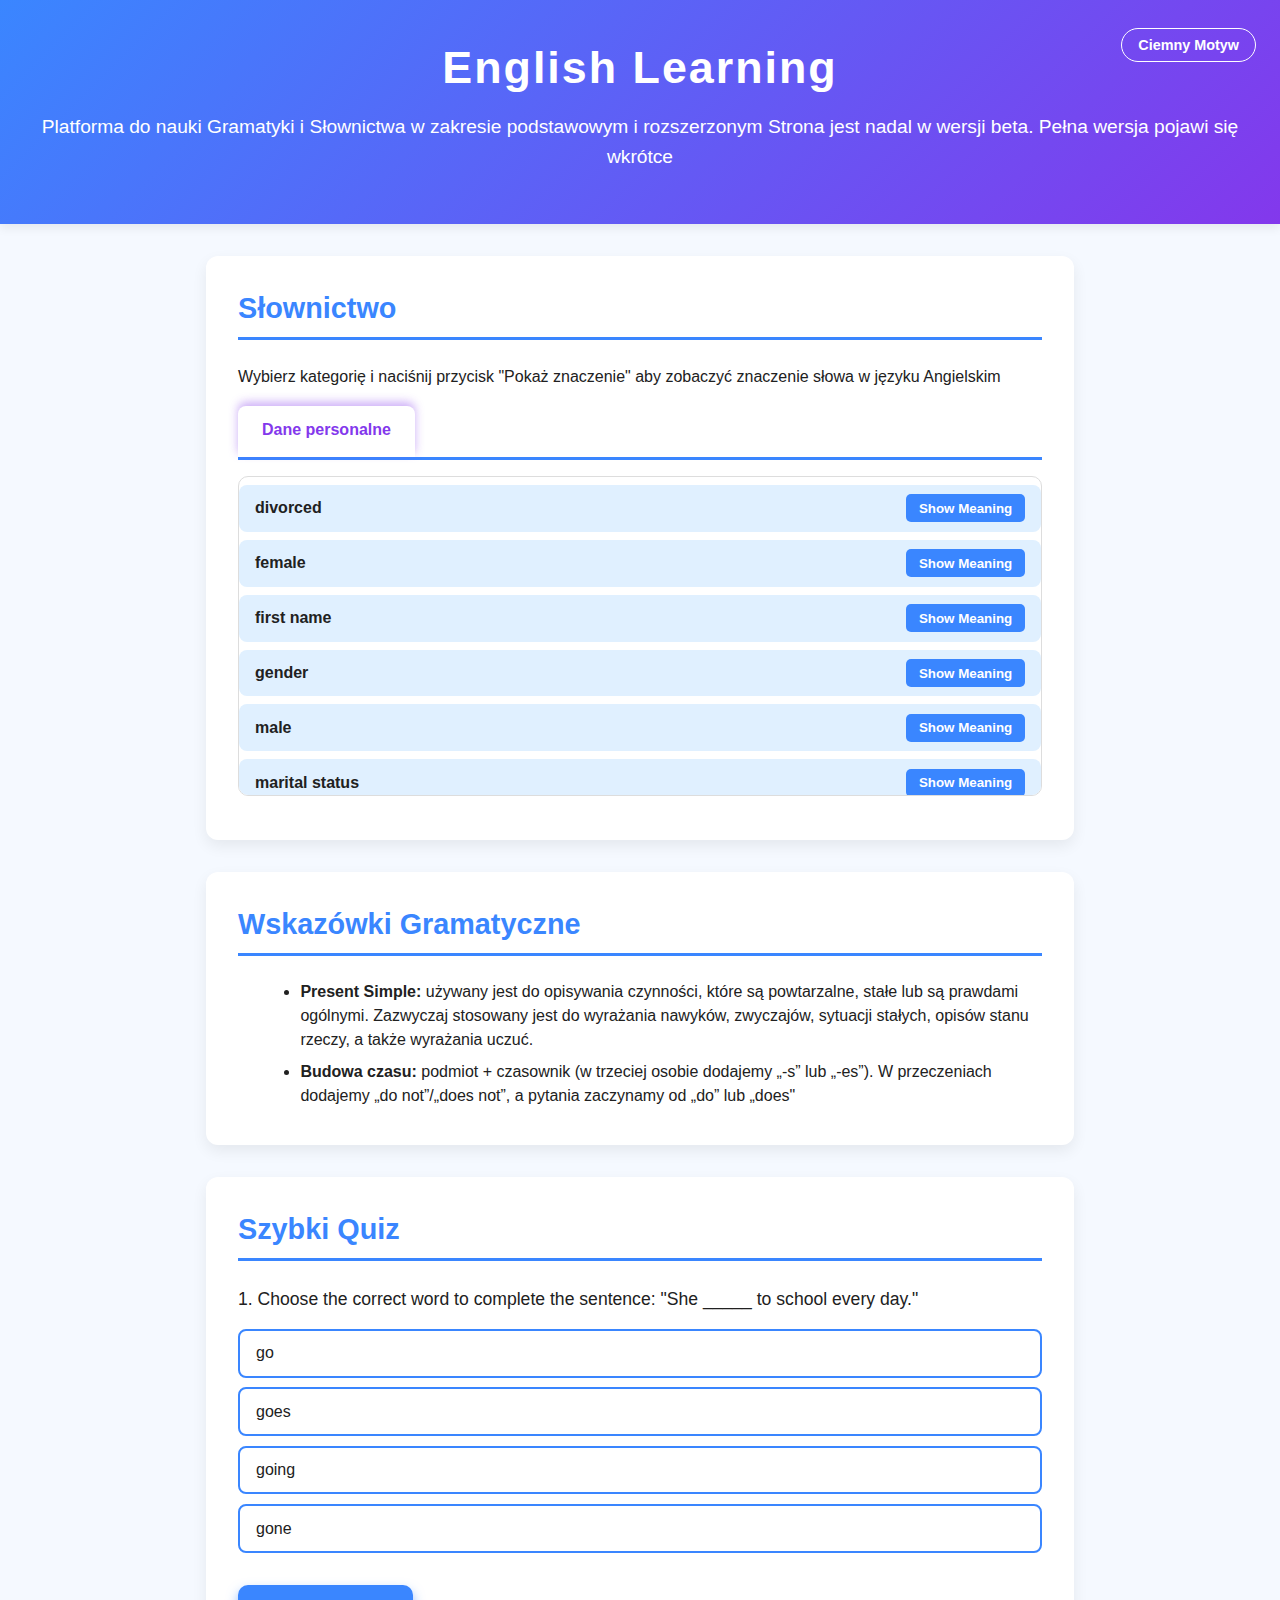
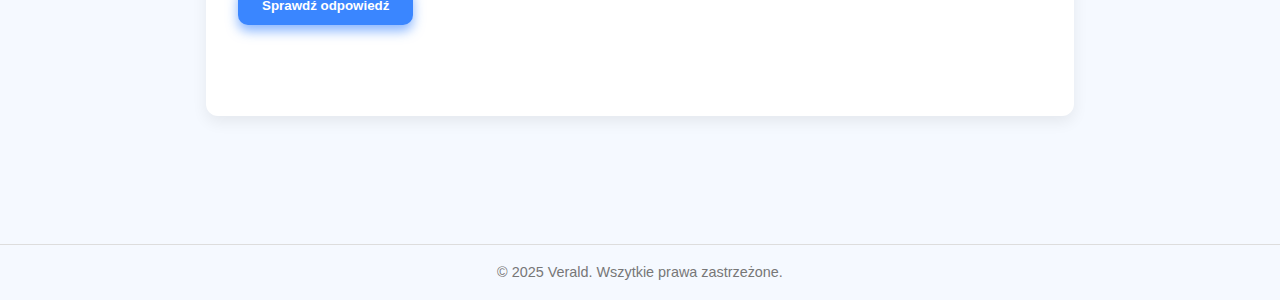
<file: index.html>
<!DOCTYPE html>
<html lang="en">
<head>
<meta charset="UTF-8" />
<meta name="viewport" content="width=device-width, initial-scale=1" />
<title>English Machen</title>
<link rel="stylesheet" href="style.css">
</head>
<body>
<header>
  <h1>English Learning</h1>
  <p>Platforma do nauki Gramatyki i Słownictwa w zakresie podstawowym i rozszerzonym <strong> Strona jest nadal w wersji beta. Pełna wersja pojawi się wkrótce</strong></p>
  <button id="dark-mode-toggle" aria-label="Toggle dark mode"><span>Ciemny Motyw</span></button>
</header>
<main>
  <section id="vocabulary">
    <h2>Słownictwo</h2>
    <p>Wybierz kategorię i naciśnij przycisk "Pokaż znaczenie" aby zobaczyć znaczenie słowa w języku Angielskim </p>
    <div class="tabs" id="vocab-tabs">
    </div>
    <ul class="vocab-list" id="vocab-list">
    </ul>
    <p id="vocab-meaning-display" style="margin-top:1rem; font-style: italic; color: var(--text-color);"></p>
  </section>

  <section id="grammar">
    <h2>Wskazówki Gramatyczne</h2>
    <div class="grammar-tips">
      <ul>
        <li><strong>Present Simple:</strong> używany jest do opisywania czynności, które są powtarzalne, stałe lub są prawdami ogólnymi. Zazwyczaj stosowany jest do wyrażania nawyków, zwyczajów, sytuacji stałych, opisów stanu rzeczy, a także wyrażania uczuć.</li>
        <li><strong>Budowa czasu:</strong> podmiot + czasownik (w trzeciej osobie dodajemy „-s” lub „-es”). W przeczeniach dodajemy „do not”/„does not”, a pytania zaczynamy od „do” lub „does"</li>
      </ul>
    </div>
  </section>

  <section id="quiz">
    <h2>Szybki Quiz</h2>
    <p class="quiz-question" id="quiz-question">1. Choose the correct word to complete the sentence: "She _____ to school every day."</p>
    <ul class="quiz-options">
      <li><input type="radio" id="q1a" name="q1" value="go"><label for="q1a">go</label></li>
      <li><input type="radio" id="q1b" name="q1" value="goes"><label for="q1b">goes</label></li>
      <li><input type="radio" id="q1c" name="q1" value="going"><label for="q1c">going</label></li>
      <li><input type="radio" id="q1d" name="q1" value="gone"><label for="q1d">gone</label></li>
    </ul>
    <button class="check-answer" id="check-answer-btn">Sprawdź odpowiedź</button>
    <p class="quiz-result" id="quiz-result"></p>
  </section>
</main>
<footer>
  &copy; 2025 Verald. Wszytkie prawa zastrzeżone.
</footer>

<script src="script.js"></script>
</body>
</html>
</file>
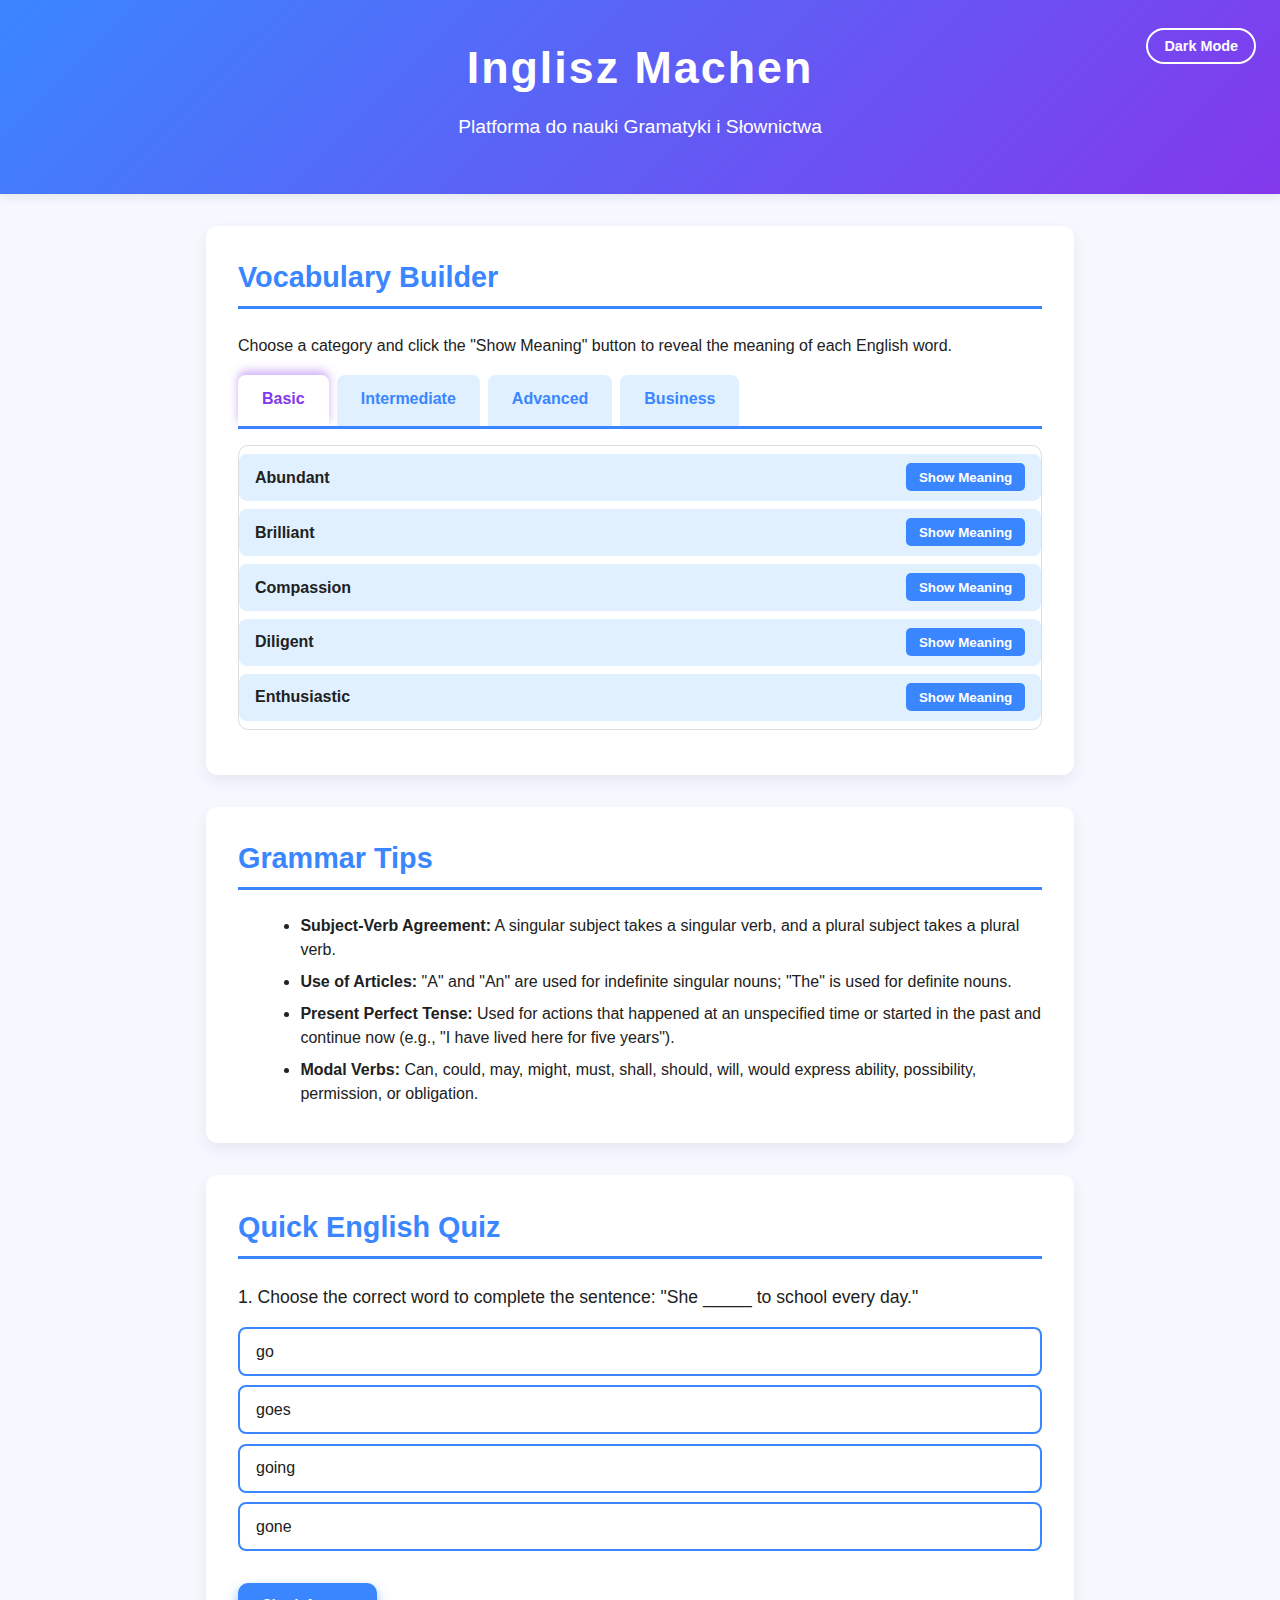
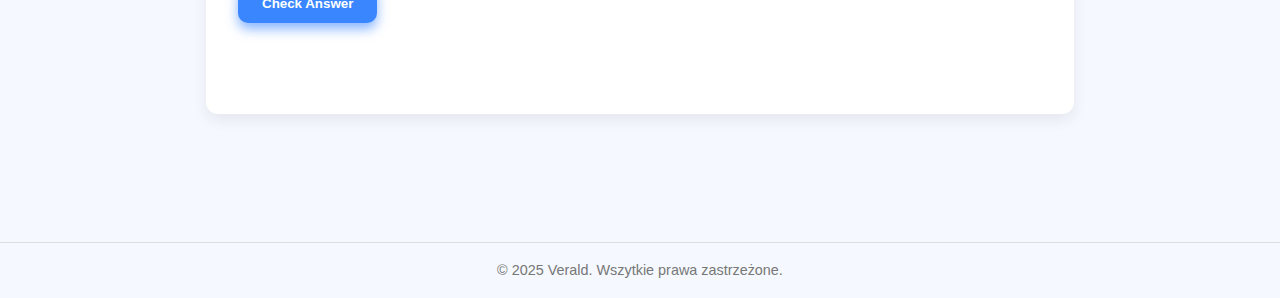
<file: html2.html>
<!DOCTYPE html>
<html lang="en">
<head>
<meta charset="UTF-8" />
<meta name="viewport" content="width=device-width, initial-scale=1" />
<title>Inglisz Machen</title>
<style>
  /* CSS variables for light and dark themes */
  :root {
    --bg-color: #f5f9ff;
    --text-color: #212121;
    --header-bg: linear-gradient(135deg, #3a86ff, #8338ec);
    --header-text: white;
    --section-bg: white;
    --section-shadow: rgba(0,0,0,0.07);
    --primary-color: #3a86ff;
    --secondary-color: #8338ec;
    --vocab-bg: #e0f0ff;
    --vocab-hover-bg: #a8d0ff;
    --button-bg: #3a86ff;
    --button-hover-bg: #8338ec;
    --border-color: #ddd;
    --quiz-answer-bg: #3a86ff;
    --quiz-answer-border: #3a86ff;
    --quiz-answer-hover-bg: #8338ec;
  }

  body.dark-theme {
    --bg-color: #121217;
    --text-color: #e0e0e0;
    --header-bg: linear-gradient(135deg, #6a5acd, #4b0082);
    --header-text: #ddd;
    --section-bg: #22222b;
    --section-shadow: rgba(0,0,0,0.8);
    --primary-color: #6a5acd;
    --secondary-color: #4b0082;
    --vocab-bg: #3a3a4f;
    --vocab-hover-bg: #555581;
    --button-bg: #4b0082;
    --button-hover-bg: #6a5acd;
    --border-color: #444455;
    --quiz-answer-bg: #6a5acd;
    --quiz-answer-border: #6a5acd;
    --quiz-answer-hover-bg: #4b0082;
  }

  /* Reset and global */
  * {
    box-sizing: border-box;
  }
  body {
    margin: 0;
    font-family: 'Segoe UI', Tahoma, Geneva, Verdana, sans-serif;
    background: var(--bg-color);
    color: var(--text-color);
    line-height: 1.6;
    transition: background-color 0.3s ease, color 0.3s ease;
  }
  header {
    background: var(--header-bg);
    color: var(--header-text);
    padding: 2rem 1rem;
    text-align: center;
    box-shadow: 0 4px 10px var(--section-shadow);
    position: relative;
  }
  header h1 {
    margin: 0;
    font-size: 2.8rem;
    letter-spacing: 2px;
  }
  header p {
    font-size: 1.2rem;
    margin-top: 0.5rem;
    font-weight: 300;
  }

  /* Dark mode toggle button */
  #dark-mode-toggle {
    position: absolute;
    top: 1.75rem;
    right: 1.5rem;
    background: transparent;
    border: 2px solid var(--header-text);
    color: var(--header-text);
    padding: 0.5rem 1rem;
    border-radius: 30px;
    cursor: pointer;
    font-weight: 600;
    font-size: 0.9rem;
    transition: background-color 0.3s ease, color 0.3s ease;
  }
  #dark-mode-toggle:hover {
    background: var(--header-text);
    color: var(--header-bg);
  }

  main {
    max-width: 900px;
    margin: 2rem auto;
    padding: 0 1rem 4rem;
  }
  section {
    background: var(--section-bg);
    margin-bottom: 2rem;
    padding: 1.8rem 2rem;
    border-radius: 12px;
    box-shadow: 0 6px 15px var(--section-shadow);
    transition: background-color 0.3s ease, box-shadow 0.3s ease;
  }
  section h2 {
    color: var(--primary-color);
    margin-top: 0;
    border-bottom: 3px solid var(--primary-color);
    padding-bottom: 6px;
    font-size: 1.8rem;
  }
  /* Vocabulary Section */
  .tabs {
    display: flex;
    border-bottom: 3px solid var(--primary-color);
    margin-bottom: 1rem;
    user-select: none;
  }
  .tab {
    padding: 0.7rem 1.5rem;
    margin-right: 0.5rem;
    cursor: pointer;
    border-radius: 8px 8px 0 0;
    background: var(--vocab-bg);
    color: var(--primary-color);
    font-weight: 600;
    transition: background 0.3s ease, color 0.3s ease;
  }
  .tab:hover {
    background: var(--vocab-hover-bg);
  }
  .tab.active {
    background: var(--section-bg);
    color: var(--secondary-color);
    border-bottom: 3px solid var(--section-bg);
    font-weight: 700;
    box-shadow: 0 -4px 10px rgba(131,56,236,0.4);
  }
  .vocab-list {
    list-style: none;
    padding-left: 0;
    max-height: 320px;
    overflow-y: auto;
    border: 1px solid var(--border-color);
    border-radius: 10px;
    transition: border-color 0.3s ease;
  }
  .vocab-list li {
    background: var(--vocab-bg);
    margin: 0.5rem 0;
    padding: 0.6rem 1rem;
    border-radius: 8px;
    font-weight: 600;
    display: flex;
    justify-content: space-between;
    align-items: center;
    cursor: default;
    transition: background 0.3s ease;
  }
  .vocab-list li:hover {
    background: var(--vocab-hover-bg);
  }
  .vocab-list button {
    background: var(--button-bg);
    border: none;
    color: white;
    border-radius: 5px;
    padding: 0.4rem 0.8rem;
    font-weight: 600;
    cursor: pointer;
    transition: background 0.3s ease;
  }
  .vocab-list button:hover {
    background: var(--button-hover-bg);
  }

  /* Grammar Section */
  .grammar-tips {
    line-height: 1.5;
  }
  .grammar-tips ul {
    margin: 0.5rem 0 0 1.4rem;
  }
  .grammar-tips li {
    margin-bottom: 0.5rem;
  }

  /* Quiz Section */
  .quiz-question {
    font-size: 1.1rem;
    margin-bottom: 0.6rem;
  }
  .quiz-options {
    list-style: none;
    padding-left: 0;
  }
  .quiz-options li {
    margin-bottom: 0.6rem;
  }
  .quiz-options label {
    cursor: pointer;
    user-select: none;
    display: block;
    padding: 0.6rem 1rem;
    border-radius: 8px;
    border: 2px solid var(--quiz-answer-border);
    transition: background 0.3s, border-color 0.3s;
    color: var(--text-color);
  }
  .quiz-options input[type="radio"] {
    display: none;
  }
  .quiz-options input[type="radio"]:checked + label {
    background: var(--quiz-answer-bg);
    color: white;
    border-color: var(--quiz-answer-border);
  }
  button.check-answer {
    margin-top: 1rem;
    background: var(--button-bg);
    color: white;
    font-weight: 700;
    border: none;
    padding: 0.8rem 1.5rem;
    border-radius: 10px;
    cursor: pointer;
    box-shadow: 0 6px 12px rgb(58 134 255 / 0.6);
    transition: background 0.3s ease;
  }
  button.check-answer:hover {
    background: var(--button-hover-bg);
  }
  .quiz-result {
    margin-top: 1rem;
    font-weight: 700;
    font-size: 1.2rem;
    min-height: 1.4em;
  }
  footer {
    text-align: center;
    color: #777;
    font-size: 0.9rem;
    padding: 1rem;
    border-top: 1px solid var(--border-color);
    transition: color 0.3s ease, border-color 0.3s ease;
  }

  @media (max-width: 600px) {
    header h1 {
      font-size: 2rem;
    }
    main {
      margin: 1rem;
    }
    .tabs {
      flex-wrap: wrap;
    }
    .tab {
      margin-bottom: 0.5rem;
    }
  }
</style>
</head>
<body>
<header>
  <h1>Inglisz Machen</h1>
  <p>Platforma do nauki Gramatyki i Słownictwa</p>
  <button id="dark-mode-toggle" aria-label="Toggle dark mode">Dark Mode</button>
</header>
<main>
  <section id="vocabulary">
    <h2>Vocabulary Builder</h2>
    <p>Choose a category and click the "Show Meaning" button to reveal the meaning of each English word.</p>
    <div class="tabs" id="vocab-tabs">
      <!-- Tabs dynamically inserted here -->
    </div>
    <ul class="vocab-list" id="vocab-list">
      <!-- Vocabulary items will be dynamically inserted here -->
    </ul>
    <p id="vocab-meaning-display" style="margin-top:1rem; font-style: italic; color: var(--text-color);"></p>
  </section>

  <section id="grammar">
    <h2>Grammar Tips</h2>
    <div class="grammar-tips">
      <ul>
        <li><strong>Subject-Verb Agreement:</strong> A singular subject takes a singular verb, and a plural subject takes a plural verb.</li>
        <li><strong>Use of Articles:</strong> "A" and "An" are used for indefinite singular nouns; "The" is used for definite nouns.</li>
        <li><strong>Present Perfect Tense:</strong> Used for actions that happened at an unspecified time or started in the past and continue now (e.g., "I have lived here for five years").</li>
        <li><strong>Modal Verbs:</strong> Can, could, may, might, must, shall, should, will, would express ability, possibility, permission, or obligation.</li>
      </ul>
    </div>
  </section>

  <section id="quiz">
    <h2>Quick English Quiz</h2>
    <p class="quiz-question" id="quiz-question">1. Choose the correct word to complete the sentence: "She _____ to school every day."</p>
    <ul class="quiz-options">
      <li><input type="radio" id="q1a" name="q1" value="go"><label for="q1a">go</label></li>
      <li><input type="radio" id="q1b" name="q1" value="goes"><label for="q1b">goes</label></li>
      <li><input type="radio" id="q1c" name="q1" value="going"><label for="q1c">going</label></li>
      <li><input type="radio" id="q1d" name="q1" value="gone"><label for="q1d">gone</label></li>
    </ul>
    <button class="check-answer" id="check-answer-btn">Check Answer</button>
    <p class="quiz-result" id="quiz-result"></p>
  </section>
</main>
<footer>
  &copy; 2025 Verald. Wszytkie prawa zastrzeżone.
</footer>

<script>
  // Handle dark theme toggle
  const toggleBtn = document.getElementById('dark-mode-toggle');
  const body = document.body;

  // Load saved theme preference
  if(localStorage.getItem('dark-theme') === 'enabled') {
    body.classList.add('dark-theme');
    toggleBtn.textContent = 'Light Mode';
  }

  toggleBtn.addEventListener('click', () => {
    body.classList.toggle('dark-theme');
    const darkModeEnabled = body.classList.contains('dark-theme');
    toggleBtn.textContent = darkModeEnabled ? 'Light Mode' : 'Dark Mode';
    localStorage.setItem('dark-theme', darkModeEnabled ? 'enabled' : 'disabled');
  });

  // Vocabulary database with categories as keys
  const vocabularyDatabase = {
    "Basic": [
      {word: "Abundant", meaning: "Existing or available in large quantities; plentiful."},
      {word: "Brilliant", meaning: "Exceptionally clever or talented."},
      {word: "Compassion", meaning: "Sympathetic pity and concern for the sufferings or misfortunes of others."},
      {word: "Diligent", meaning: "Having or showing care and conscientiousness in one's work or duties."},
      {word: "Enthusiastic", meaning: "Having or showing intense and eager enjoyment, interest, or approval."}
    ],
    "Intermediate": [
      {word: "Fragrant", meaning: "Having a pleasant or sweet smell."},
      {word: "Grateful", meaning: "Feeling or showing thanks."},
      {word: "Humble", meaning: "Having or showing a modest view of one's importance."},
      {word: "Innovative", meaning: "Featuring new methods; advanced and original."},
      {word: "Joyful", meaning: "Feeling, expressing, or causing great pleasure and happiness."}
    ],
    "Advanced": [
      {word: "Meticulous", meaning: "Showing great attention to detail; very careful and precise."},
      {word: "Nurture", meaning: "Care for and encourage the growth or development of."},
      {word: "Optimistic", meaning: "Hopeful and confident about the future."},
      {word: "Persistent", meaning: "Continuing firmly or obstinately in a course of action despite difficulty."},
      {word: "Quest", meaning: "A long or arduous search for something."}
    ],
    "Business": [
      {word: "Reliable", meaning: "Consistently good in quality or performance; able to be trusted."},
      {word: "Serene", meaning: "Calm, peaceful, and untroubled."},
      {word: "Tangible", meaning: "Perceptible by touch; clear and definite; real."},
      {word: "Delegate", meaning: "To entrust a task or responsibility to another person."},
      {word: "Consensus", meaning: "General agreement among a group or community."}
    ]
  };

  const vocabTabsEl = document.getElementById('vocab-tabs');
  const vocabListEl = document.getElementById('vocab-list');
  const meaningDisplay = document.getElementById('vocab-meaning-display');

  let activeCategory = Object.keys(vocabularyDatabase)[0];

  // Generate tabs
  function generateTabs() {
    vocabTabsEl.innerHTML = '';
    Object.keys(vocabularyDatabase).forEach(category => {
      const tab = document.createElement('div');
      tab.classList.add('tab');
      tab.textContent = category;
      if (category === activeCategory) {
        tab.classList.add('active');
      }
      tab.addEventListener('click', () => {
        if (category !== activeCategory) {
          activeCategory = category;
          updateActiveTab();
          loadVocabularyList(category);
          meaningDisplay.textContent = '';
        }
      });
      vocabTabsEl.appendChild(tab);
    });
  }

  // Highlight active tab
  function updateActiveTab() {
    Array.from(vocabTabsEl.children).forEach(tabEl => {
      tabEl.classList.toggle('active', tabEl.textContent === activeCategory);
    });
  }

  // Load vocabulary list for a category
  function loadVocabularyList(category) {
    vocabListEl.innerHTML = '';
    vocabularyDatabase[category].forEach(({word, meaning}) => {
      const li = document.createElement('li');
      const wordSpan = document.createElement('span');
      wordSpan.textContent = word;

      const btn = document.createElement('button');
      btn.textContent = "Show Meaning";
      btn.dataset.meaning = meaning;

      btn.addEventListener('click', () => {
        meaningDisplay.textContent = meaning;
        // Highlight selected button
        Array.from(vocabListEl.querySelectorAll('button')).forEach(b => {
          b.style.backgroundColor = 'var(--button-bg)';
        });
        btn.style.backgroundColor = 'var(--secondary-color)';
      });

      li.appendChild(wordSpan);
      li.appendChild(btn);
      vocabListEl.appendChild(li);
    });
  }

  // Initialize vocabulary tabs and list
  generateTabs();
  loadVocabularyList(activeCategory);

  // Quiz Logic
  const quizData = [
    {
      question: "Choose the correct word to complete the sentence: \"She _____ to school every day.\"",
      options: ["go", "goes", "going", "gone"],
      correct: "goes"
    },
    {
      question: "Select the correct past tense of 'eat':",
      options: ["ate", "eated", "eaten", "eat"],
      correct: "ate"
    },
    {
      question: "What is the plural form of 'child'?",
      options: ["childs", "childes", "children", "child"],
      correct: "children"
    }
  ];

  let currentQuestion = 0;

  const quizQuestionEl = document.getElementById('quiz-question');
  const quizOptionsEl = document.querySelector('.quiz-options');
  const checkAnswerBtn = document.getElementById('check-answer-btn');
  const quizResultEl = document.getElementById('quiz-result');

  function loadQuizQuestion(index) {
    const q = quizData[index];
    quizQuestionEl.textContent = (index + 1) + '. ' + q.question;
    quizResultEl.textContent = '';
    // Clear selected options
    quizOptionsEl.innerHTML = '';
    q.options.forEach((option, idx) => {
      const optionId = 'q' + (index + 1) + String.fromCharCode(97 + idx);
      const li = document.createElement('li');

      const input = document.createElement('input');
      input.type = 'radio';
      input.id = optionId;
      input.name = 'q' + (index + 1);
      input.value = option;

      const label = document.createElement('label');
      label.htmlFor = optionId;
      label.textContent = option;

      li.appendChild(input);
      li.appendChild(label);
      quizOptionsEl.appendChild(li);
    });
  }

  checkAnswerBtn.addEventListener('click', () => {
    const selectedOption = document.querySelector('input[name="q' + (currentQuestion+1) + '"]:checked');
    if (!selectedOption) {
      quizResultEl.style.color = 'red';
      quizResultEl.textContent = 'Please select an answer before checking.';
      return;
    }
    if (selectedOption.value === quizData[currentQuestion].correct) {
      quizResultEl.style.color = 'green';
      quizResultEl.textContent = 'Correct! 🎉';
    } else {
      quizResultEl.style.color = 'red';
      quizResultEl.textContent = 'Oops! The correct answer is "' + quizData[currentQuestion].correct + '".';
    }
    if (currentQuestion < quizData.length - 1) {
      currentQuestion++;
      setTimeout(() => {
        loadQuizQuestion(currentQuestion);
      }, 2000);
    } else {
      setTimeout(() => {
        quizResultEl.style.color = 'var(--text-color)';
        quizResultEl.textContent = 'Quiz completed! Restarting...';
        currentQuestion = 0;
        loadQuizQuestion(currentQuestion);
      }, 3000);
    }
  });

  // Initialize first quiz question on load
  loadQuizQuestion(currentQuestion);
</script>
</body>
</html>
</file>
<file: style.css>
/* Jasny/Ciemny motyw */
:root {
  --bg-color: #f5f9ff;
  --text-color: #212121;
  --header-bg: linear-gradient(135deg, #3a86ff, #8338ec);
  --header-text: white;
  --section-bg: white;
  --section-shadow: rgba(0,0,0,0.07);
  --primary-color: #3a86ff;
  --secondary-color: #8338ec;
  --vocab-bg: #e0f0ff;
  --vocab-hover-bg: #a8d0ff;
  --button-bg: #3a86ff;
  --button-hover-bg: #8338ec;
  --border-color: #ddd;
  --quiz-answer-bg: #3a86ff;
  --quiz-answer-border: #3a86ff;
  --quiz-answer-hover-bg: #8338ec;
}

body.dark-theme {
  --bg-color: #121217;
  --text-color: #e0e0e0;
  --header-bg: linear-gradient(135deg, #6a5acd, #4b0082);
  --header-text: #ddd;
  --section-bg: #22222b;
  --section-shadow: rgba(0,0,0,0.8);
  --primary-color: #6a5acd;
  --secondary-color: #4b0082;
  --vocab-bg: #3a3a4f;
  --vocab-hover-bg: #555581;
  --button-bg: #4b0082;
  --button-hover-bg: #6a5acd;
  --border-color: #444455;
  --quiz-answer-bg: #6a5acd;
  --quiz-answer-border: #6a5acd;
  --quiz-answer-hover-bg: #4b0082;
}

/* Reset i globalne */
* {
  box-sizing: border-box;
}
body {
  margin: 0;
  font-family: 'Segoe UI', Tahoma, Geneva, Verdana, sans-serif;
  background: var(--bg-color);
  color: var(--text-color);
  line-height: 1.6;
  transition: background-color 0.3s ease, color 0.3s ease;
}
header {
  background: var(--header-bg);
  color: var(--header-text);
  padding: 2rem 1rem;
  text-align: center;
  box-shadow: 0 4px 10px var(--section-shadow);
  position: relative;
}
header h1 {
  margin: 0;
  font-size: 2.8rem;
  letter-spacing: 2px;
}
header p {
  font-size: 1.2rem;
  margin-top: 0.5rem;
  font-weight: 300;
}

/* Przycisk ciemnego motywu */
#dark-mode-toggle {
  position: absolute;
  top: 1.75rem;
  right: 1.5rem;
  background: transparent;
  border: 1.5px solid var(--header-text);
  color: var(--header-text);
  padding: 0.5rem 1rem;
  border-radius: 30px;
  cursor: pointer;
  font-weight: 600;
  font-size: 0.9rem;
  transition: background-color 0.3s ease, color 0.3s ease;
}
#dark-mode-toggle:hover {
  background: var(--header-text);
}

#dark-mode-toggle span{
  color: rgba(255,255,255,1);
}
#dark-mode-toggle:hover span{
  color: transparent;
  background-image: var(--header-bg);
  background-clip: text;
  text-shadow: none
}

main {
  max-width: 900px;
  margin: 2rem auto;
  padding: 0 1rem 4rem;
}
section {
  background: var(--section-bg);
  margin-bottom: 2rem;
  padding: 1.8rem 2rem;
  border-radius: 12px;
  box-shadow: 0 6px 15px var(--section-shadow);
  transition: background-color 0.3s ease, box-shadow 0.3s ease;
}
section h2 {
  color: var(--primary-color);
  margin-top: 0;
  border-bottom: 3px solid var(--primary-color);
  padding-bottom: 6px;
  font-size: 1.8rem;
}
/* Słownictwo */
.tabs {
  display: flex;
  border-bottom: 3px solid var(--primary-color);
  margin-bottom: 1rem;
  user-select: none;
}
.tab {
  padding: 0.7rem 1.5rem;
  margin-right: 0.5rem;
  cursor: pointer;
  border-radius: 8px 8px 0 0;
  background: var(--vocab-bg);
  color: var(--primary-color);
  font-weight: 600;
  transition: background 0.3s ease, color 0.3s ease;
}
.tab:hover {
  background: var(--vocab-hover-bg);
}
.tab.active {
  background: var(--section-bg);
  color: var(--secondary-color);
  border-bottom: 3px solid var(--section-bg);
  font-weight: 700;
  box-shadow: 0 -4px 10px rgba(131,56,236,0.4);
}
.vocab-list {
  list-style: none;
  padding-left: 0;
  max-height: 320px;
  overflow-y: auto;
  border: 1px solid var(--border-color);
  border-radius: 10px;
  transition: border-color 0.3s ease;
}
.vocab-list li {
  background: var(--vocab-bg);
  margin: 0.5rem 0;
  padding: 0.6rem 1rem;
  border-radius: 8px;
  font-weight: 600;
  display: flex;
  justify-content: space-between;
  align-items: center;
  cursor: default;
  transition: background 0.3s ease;
}
.vocab-list li:hover {
  background: var(--vocab-hover-bg);
}
.vocab-list button {
  background: var(--button-bg);
  border: none;
  color: white;
  border-radius: 5px;
  padding: 0.4rem 0.8rem;
  font-weight: 600;
  cursor: pointer;
  transition: background 0.3s ease;
}
.vocab-list button:hover {
  background: var(--button-hover-bg);
}

/* Gramatyka */
.grammar-tips {
  line-height: 1.5;
}
.grammar-tips ul {
  margin: 0.5rem 0 0 1.4rem;
}
.grammar-tips li {
  margin-bottom: 0.5rem;
}

/* Quiz */
.quiz-question {
  font-size: 1.1rem;
  margin-bottom: 0.6rem;
}
.quiz-options {
  list-style: none;
  padding-left: 0;
}
.quiz-options li {
  margin-bottom: 0.6rem;
}
.quiz-options label {
  cursor: pointer;
  user-select: none;
  display: block;
  padding: 0.6rem 1rem;
  border-radius: 8px;
  border: 2px solid var(--quiz-answer-border);
  transition: background 0.3s, border-color 0.3s;
  color: var(--text-color);
}
.quiz-options input[type="radio"] {
  display: none;
}
.quiz-options input[type="radio"]:checked + label {
  background: var(--quiz-answer-bg);
  color: white;
  border-color: var(--quiz-answer-border);
}
button.check-answer {
  margin-top: 1rem;
  background: var(--button-bg);
  color: white;
  font-weight: 700;
  border: none;
  padding: 0.8rem 1.5rem;
  border-radius: 10px;
  cursor: pointer;
  box-shadow: 0 6px 12px rgb(58 134 255 / 0.6);
  transition: background 0.3s ease;
}
button.check-answer:hover {
  background: var(--button-hover-bg);
}
.quiz-result {
  margin-top: 1rem;
  font-weight: 700;
  font-size: 1.2rem;
  min-height: 1.4em;
}
footer {
  text-align: center;
  color: #777;
  font-size: 0.9rem;
  padding: 1rem;
  border-top: 1px solid var(--border-color);
  transition: color 0.3s ease, border-color 0.3s ease;
}

@media (max-width: 600px) {
  header h1 {
    font-size: 2rem;
  }
  main {
    margin: 1rem;
  }
  .tabs {
    flex-wrap: wrap;
  }
  .tab {
    margin-bottom: 0.5rem;
  }
}
</file>
